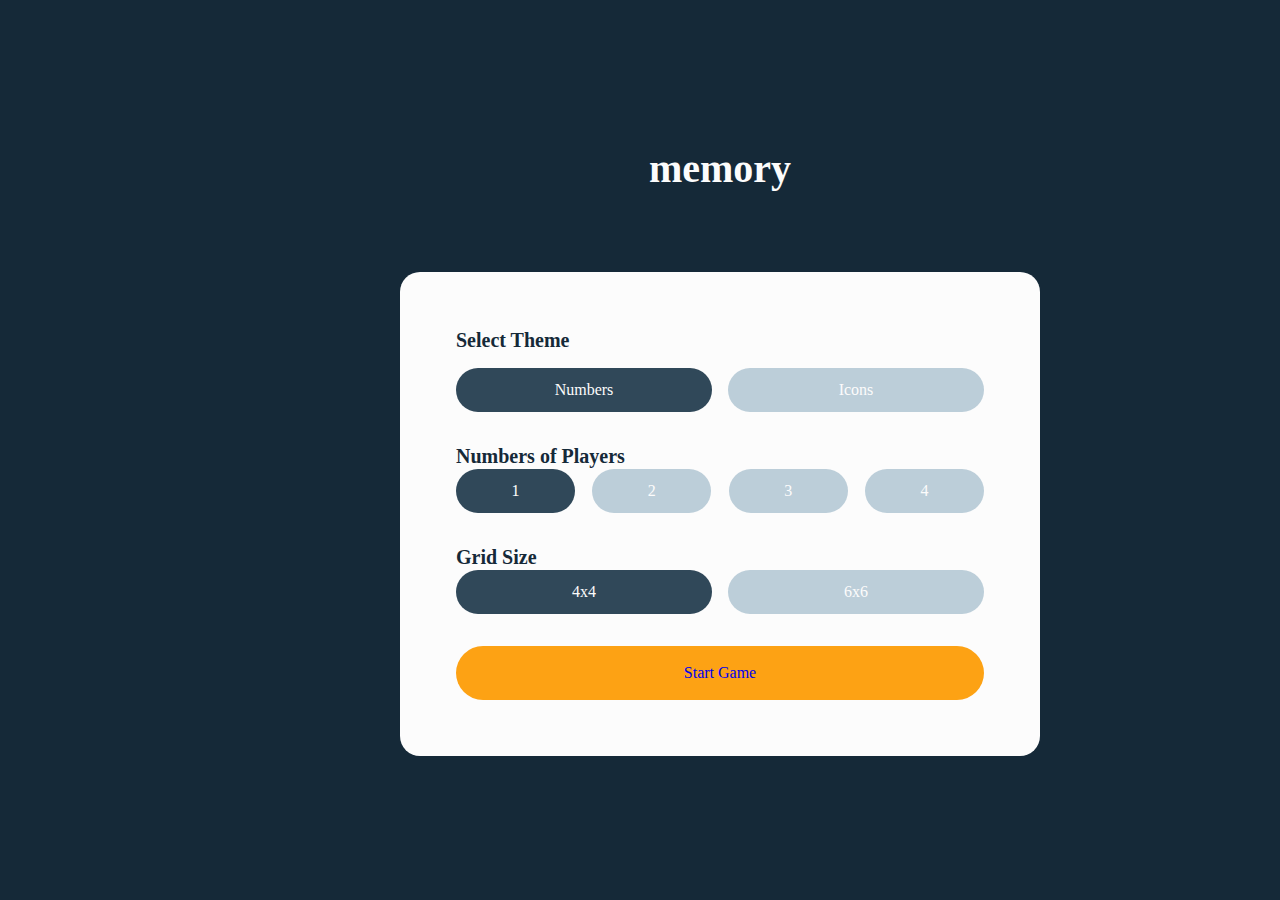
<file: hafiza-oyunu/index.html>
<!DOCTYPE html>
<html lang="tr">

<head>
  <meta charset="UTF-8">
  <meta name="viewport" content="width=device-width, initial-scale=1.0">
  <title>Hafıza Oyunu</title>
  <link rel="preconnect" href="https://fonts.googleapis.com">
  <link rel="preconnect" href="https://fonts.gstatic.com" crossorigin>
  <link
    href="https://fonts.googleapis.com/css2?family=Atkinson+Hyperlegible:ital,wght@0,400;0,700;1,400;1,700&display=swap"
    rel="stylesheet">
  <link rel="stylesheet" href="assets/styles/style.css">
</head>

<body>

  <div class="container">

    <div class="memory">

      <h4>memory</h4>
      <div class="start">
        <div class="theme">
          <h3>Select Theme</h3>
          <div class="button-tab">
            <button class="button-selection">Numbers</button>
            <button class="button-selection-idi">Icons</button>
          </div>
        </div>
        <div class="players">
          <h3>Numbers of Players</h3>
          <div class="button-tab">
            <button class="button-selec-dark">1</button>
            <button class="button-selec">2</button>
            <button class="button-selec">3</button>
            <button class="button-selec">4</button>
          </div>
        </div>
        <div class="grid-size">
          <h3>Grid Size</h3>
          <div class="button-tab">
          <button class="button-selection">4x4</button>
          <button class="button-selection-idi">6x6</button>
        </div>
        </div>
        <button class="button-big"><a href="multi-4x4.html">Start Game</a></button>
      </div>

    </div>


  </div>

</body>

</html>
</file>
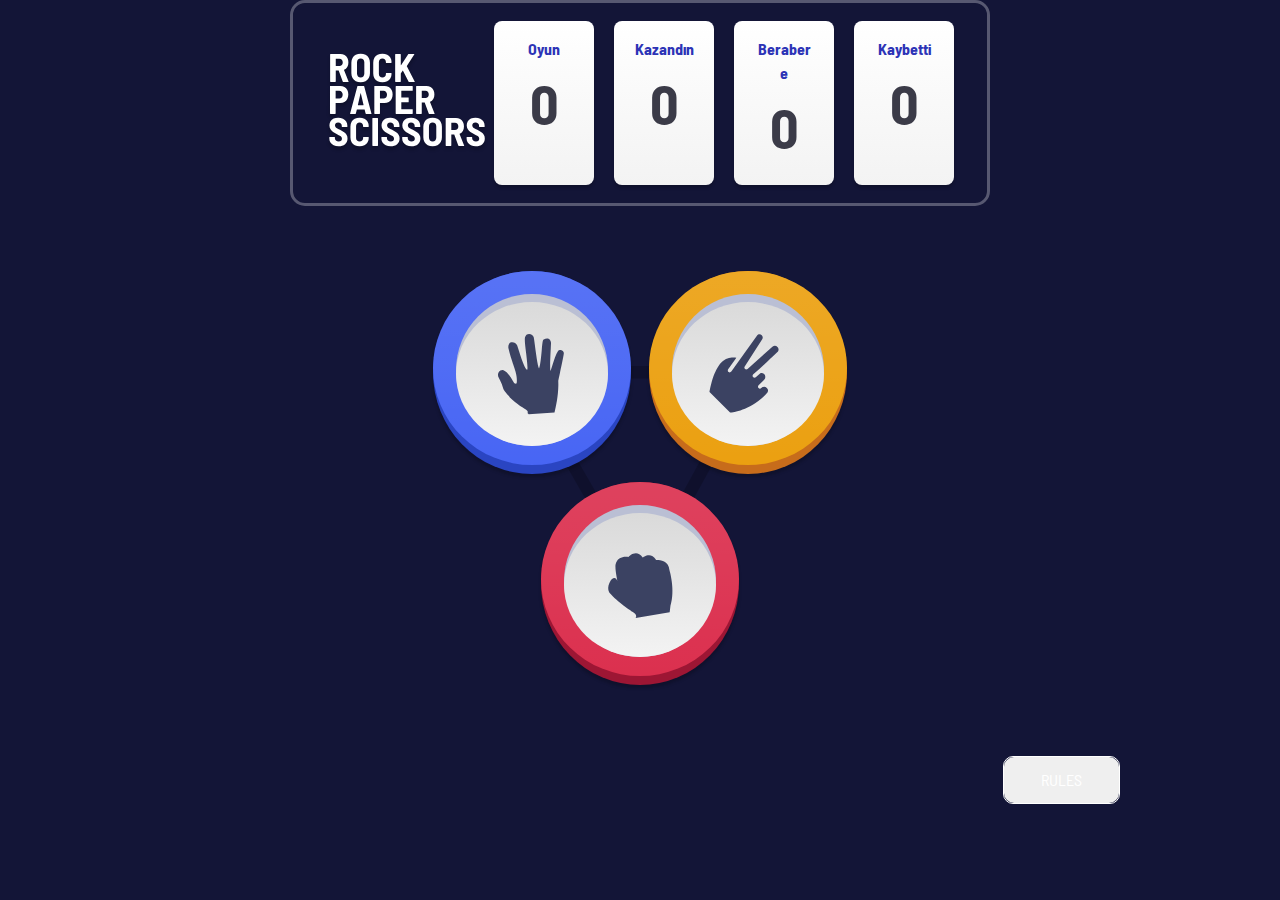
<file: tas-kagit-makas/index.html>
<!DOCTYPE html>
<html lang="tr">

<head>
  <meta charset="UTF-8">
  <meta name="viewport" content="width=device-width, initial-scale=1.0">
  <title>Taş Kağıt Makas</title>
  <link rel="stylesheet" href="assets/styles/style.css">
  <link rel="preconnect" href="https://fonts.googleapis.com">
  <link rel="preconnect" href="https://fonts.gstatic.com" crossorigin>
  <link
    href="https://fonts.googleapis.com/css2?family=Barlow+Semi+Condensed:ital,wght@0,100;0,200;0,300;0,400;0,500;0,600;0,700;0,800;0,900;1,100;1,200;1,300;1,400;1,500;1,600;1,700;1,800;1,900&family=Fira+Code:wght@300..700&family=League+Spartan:wght@100..900&display=swap"
    rel="stylesheet">
  <script src="assets/js/app.js" defer></script>
</head>

<body>
  <div class="container">
    <div class="board">
      <img src="assets/img/logo.svg" alt="">
      <div class="tablo">
        <div class="sayac">
          <p>Oyun</p>
          <h1 id="oyun-sayi">0</h1>
        </div>
        <div class="win">
          <p>Kazandın</p>
          <h1 id="win-puan">0</h1>
        </div>
        <div class="berabere">
          <p>Berabere</p>
          <h1 id="win-win">0</h1>
        </div>
        <div class="kayip">
          <p>Kaybetti</p>
          <h1 id="kayip-sayi">0</h1>
        </div>
        
      </div>

    </div>
    <div class="uclu">
      <img class="z" src="assets/img/Path.svg" alt="">
      <div class="kagit">
        <button class="btn">
          <img src="assets/img/kagit.svg" alt="">
        </button>
        <button class="btn1">
          <img src="assets/img/makas.svg" alt="">
        </button>
        <button class="btn2">
          <img src="assets/img/tas.svg" alt="">
        </button>
      </div>

    </div>
    <div class="oyunnn">
      <div class="text">
        <h2>SENİN SEÇİMİN</h2>
        <h2>BİLGİSAYAR SEÇİMİ</h2>
      </div>
      <div class="oyun-sonux">
        <div class="secim-hamlesi"></div>

        <div class="sonuc-text">
          <h3 class="sonuc-te"></h3>
          <button class="reset">Yeni Oyun</button>
        </div>
  
      <div class="bilgisayar-hamlesi"></div>
      </div>
    </div>
    <div class="rules-body">
      <div class="rules">
        <button id="rules-tik">RULES</button>


        <div class="rules-tab">
          <div class="rules-text">
            <p>RULES</p>
            <button id="span"><img src="assets/img/kapat.svg" alt=""></button>
          </div>
          <img class="rul" src="assets/img/rules.png" alt="">
        </div>

      </div>
    </div>



  </div>




</body>

</html>
</file>
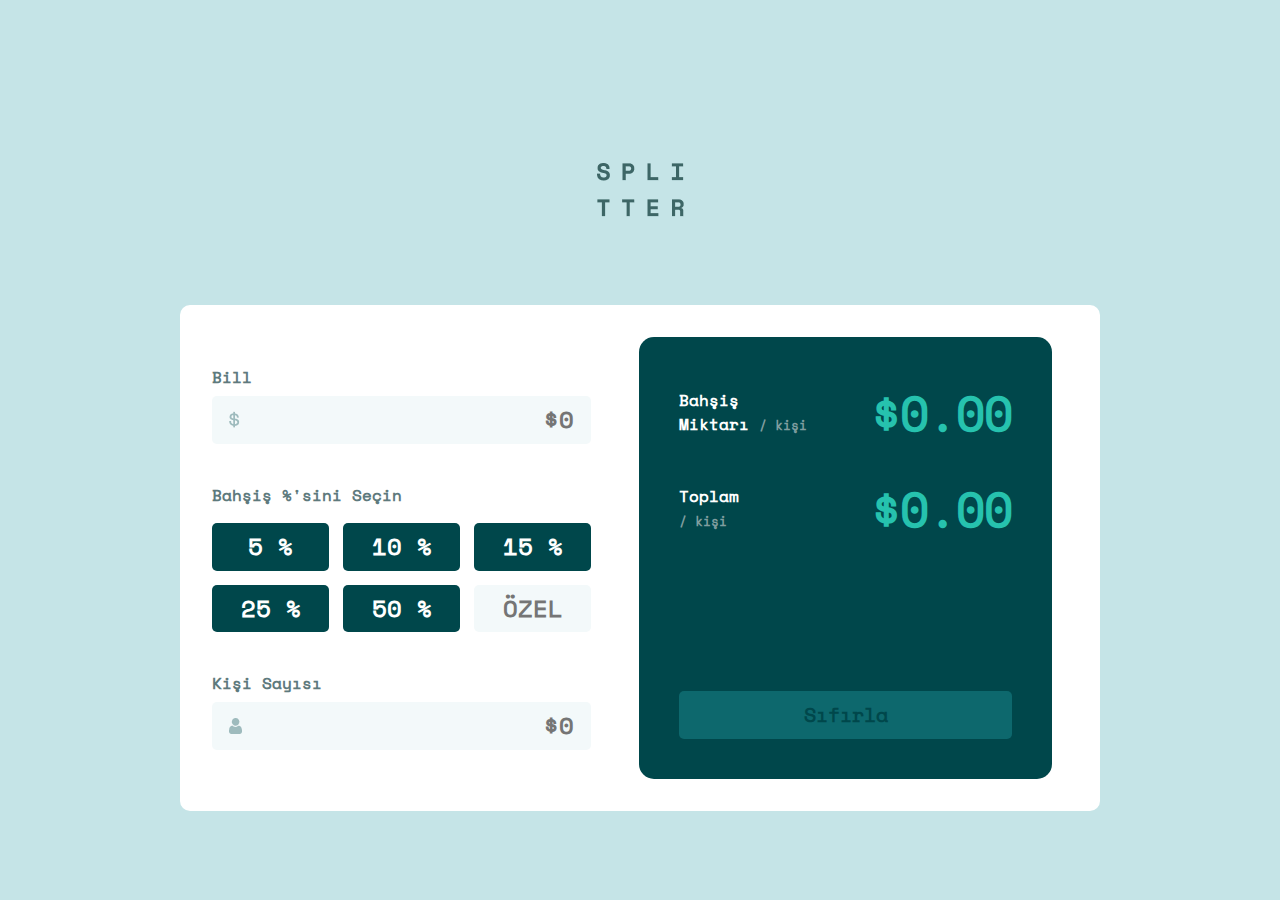
<file: tip-calculator/index.html>
<!DOCTYPE html>
<html lang="tr">

<head>
  <meta charset="UTF-8">
  <meta name="viewport" content="width=device-width, initial-scale=1.0">
  <title>Tip Calculator</title>
  <link rel="stylesheet" href="assets/css/tip-calc.css">
  <script src="assets/js/tip-calc.js" defer></script>
</head>

<body>
  <img src="assets/img/SPLITTER.png" alt="splitter logo">

  <div class="tip-calc">
    <div class="tip-entry">
      <div class="customer">
        <div class="customer-header">
          <h5>Bill</h5>
          <p class="uyari"></p>
        </div>
        <input type="number" class="customer-pay"  placeholder="$0">
      </div>

      <div class="select-tip">
          <p>Bahşiş %'sini Seçin</p>
        <div class="tip-list">
          <button>5</button>
          <button>10</button>
          <button>15</button>
          <button>25</button>
          <button>50</button>
          <form class="customform">
          <input type="number" placeholder="ÖZEL" class="custom-tip">
          </form>
        </div>
      </div>

      <div class="number-people">
        <div class="number-people-header">
          <h5>Kişi Sayısı</h5>
          <p class="uyari1"></p>
        </div>
        <input type="number" class="number-people-input" placeholder="$0" required>
      </div>
    </div>

    <div class="tip-show">
      <div class="tip-amount">
        <div class="tip-amount-text">Bahşiş Miktarı <span>/ kişi</span></div>
        <div class="tip-amount-show">$0.00</div>
      </div>

      <div class="total">
        <div class="total-text">Toplam <span>/ kişi</span></div>
        <div class="total-show">$0.00</div>
      </div>

        <button class="reset-button">Sıfırla</button>

    </div>
  </div>
</body>

</html>
</file>
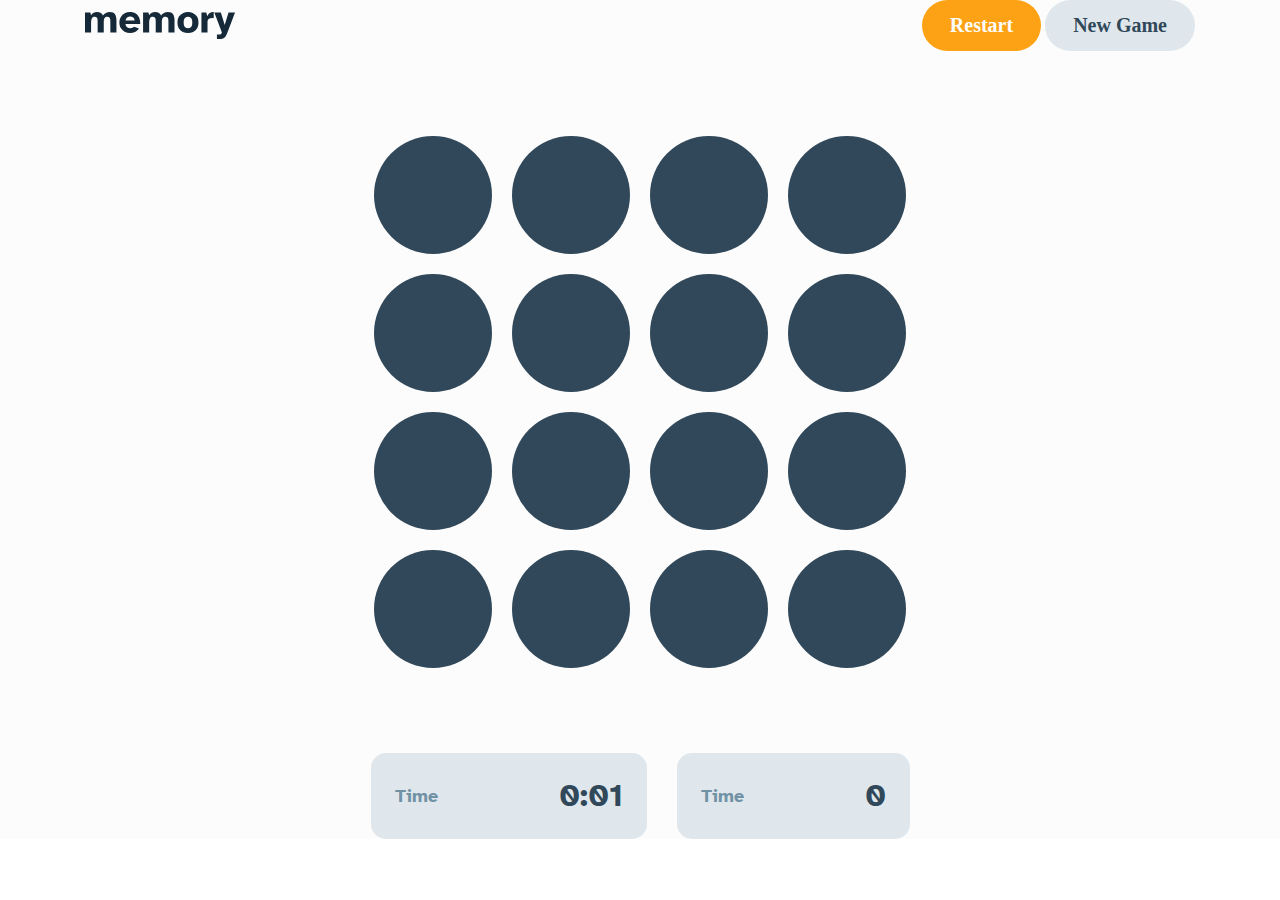
<file: hafiza-oyunu/multi-4x4-solo.html>
<!DOCTYPE html>
<html lang="tr">
<head>
  <meta charset="UTF-8">
  <meta name="viewport" content="width=device-width, initial-scale=1.0">
  <title>Memory</title>
  <link rel="preconnect" href="https://fonts.googleapis.com">
  <link rel="preconnect" href="https://fonts.gstatic.com" crossorigin>
  <link
    href="https://fonts.googleapis.com/css2?family=Atkinson+Hyperlegible:ital,wght@0,400;0,700;1,400;1,700&display=swap"
    rel="stylesheet">
  <link rel="stylesheet" href="assets/styles/style.css">
</head>
<body>
  <div class="container-6">
    <div class="header">
      <img src="assets/img/memory.svg" alt="logo">
      <div class="button-header">
        <button class="button-reset">Restart</button>
        <button class="button-new">New Game</button>
      </div>
      <div class="menu">
        <button>Menu</button>
        <div class="menu-window">
          <button>Tekrar başlat</button>
          <button>Yeni Oyun</button>
          <button>Oyunu Durdur</button>
        </div>
      </div>
    </div>
    <div class="game-4">
      <p class="game-item-4"></p>
      <p class="game-item-4"></p>
      <p class="game-item-4"></p>
      <p class="game-item-4"></p>
      <p class="game-item-4"></p>
      <p class="game-item-4"></p>
      <p class="game-item-4"></p>
      <p class="game-item-4"></p>
      <p class="game-item-4"></p>
      <p class="game-item-4"></p>
      <p class="game-item-4"></p>
      <p class="game-item-4"></p>
      <p class="game-item-4"></p>
      <p class="game-item-4"></p>
      <p class="game-item-4"></p>
      <p class="game-item-4"></p>
    </div>
    <div class="trun">
      <div class="solo-date">
        <p>Time</p>
        <p class="sure">
          0:01
        </p>
      </div>
      <div class="solo-date">
        <p>Time</p>
        <p class="sure">
          0
        </p>
      </div>
    </div>
  </div>



</body>
</html>
</file>
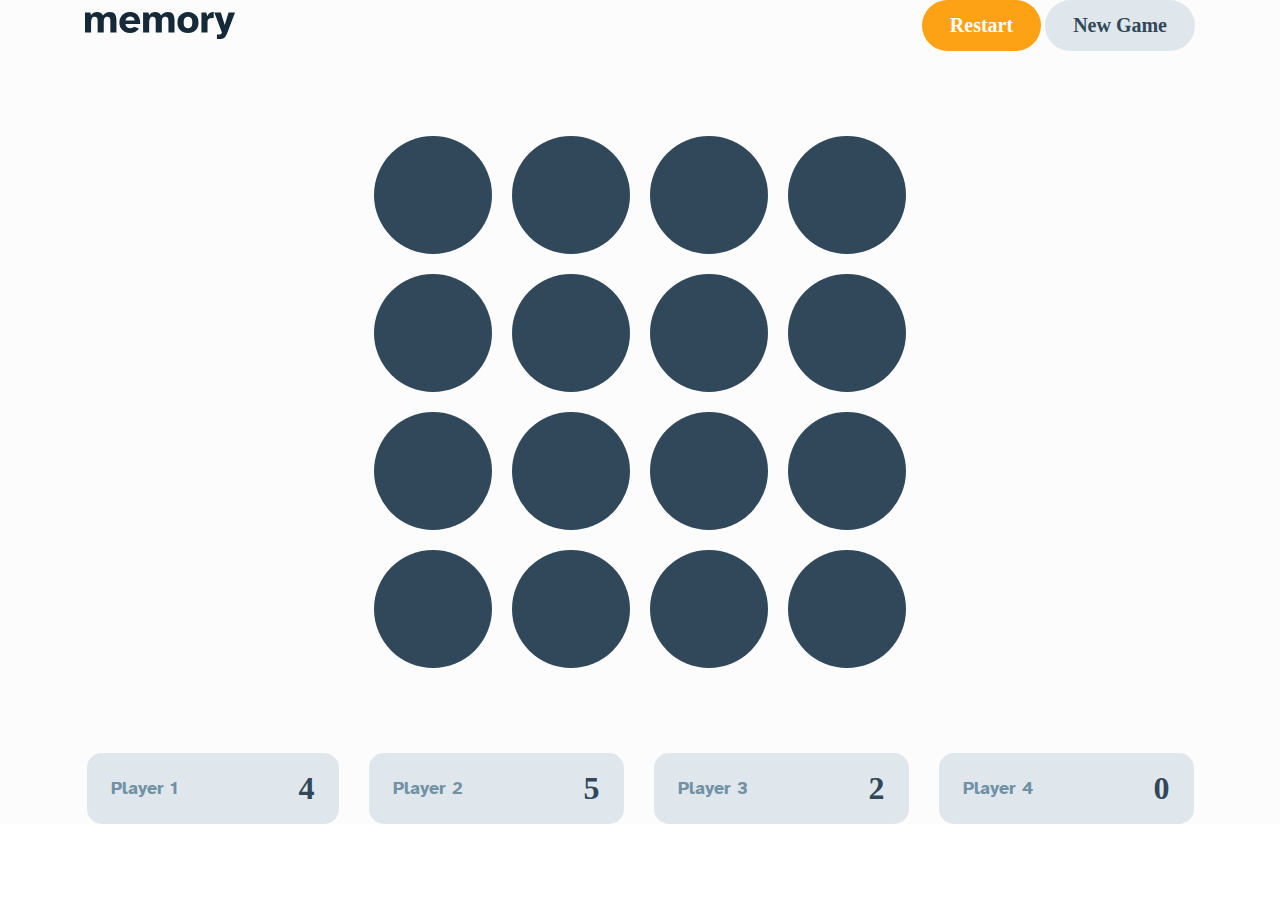
<file: hafiza-oyunu/multi-4x4.html>
<!DOCTYPE html>
<html lang="tr">
<head>
  <meta charset="UTF-8">
  <meta name="viewport" content="width=device-width, initial-scale=1.0">
  <title>Memory</title>
  <link rel="preconnect" href="https://fonts.googleapis.com">
  <link rel="preconnect" href="https://fonts.gstatic.com" crossorigin>
  <link
    href="https://fonts.googleapis.com/css2?family=Atkinson+Hyperlegible:ital,wght@0,400;0,700;1,400;1,700&display=swap"
    rel="stylesheet">
  <link rel="stylesheet" href="assets/styles/style.css">
</head>
<body>
  <div class="container-6">
    <div class="header">
      <img src="assets/img/memory.svg" alt="logo">
      <div class="button-header">
        <button class="button-reset">Restart</button>
        <button class="button-new">New Game</button>
      </div>
      <div class="menu">
        <button>Menu</button>
        <div class="menu-window">
          <button>Tekrar başlat</button>
          <button>Yeni Oyun</button>
          <button>Oyunu Durdur</button>
        </div>
      </div>
    </div>
    <div class="game-4">
      <p class="game-item-4"></p>
      <p class="game-item-4"></p>
      <p class="game-item-4"></p>
      <p class="game-item-4"></p>
      <p class="game-item-4"></p>
      <p class="game-item-4"></p>
      <p class="game-item-4"></p>
      <p class="game-item-4"></p>
      <p class="game-item-4"></p>
      <p class="game-item-4"></p>
      <p class="game-item-4"></p>
      <p class="game-item-4"></p>
      <p class="game-item-4"></p>
      <p class="game-item-4"></p>
      <p class="game-item-4"></p>
      <p class="game-item-4"></p>
    </div>
    <div class="trun">
      <div class="player">
        <p class="desktop">Player 1</p>
        <p class="mobil">P1</p>
        <h2>4</h2>
      </div>
      <div class="player">
        <p class="desktop">Player 2</p>
        <p class="mobil">P1</p>
        <h2>5</h2>
      </div>
      <div class="player">
        <p class="desktop">Player 3</p>
        <p class="mobil">P1</p>
        <h2>2</h2>
      </div>
      <div class="player">
        <p class="desktop">Player 4</p>
        <p class="mobil">P1</p>
        <h2>0</h2>
      </div>
    </div>
  </div>



</body>
</html>
</file>
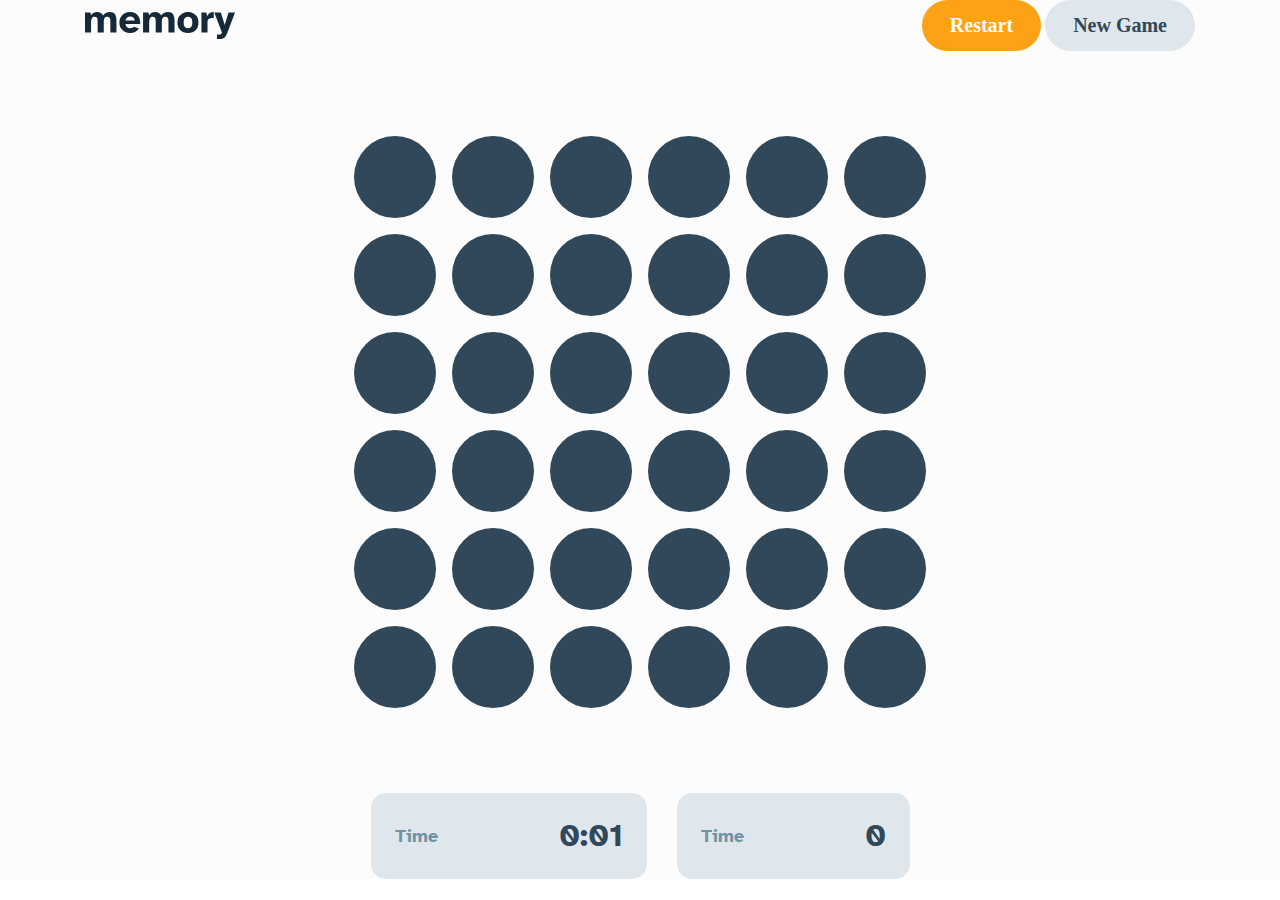
<file: hafiza-oyunu/multi-6x6-solo.html>
<!DOCTYPE html>
<html lang="tr">
<head>
  <meta charset="UTF-8">
  <meta name="viewport" content="width=device-width, initial-scale=1.0">
  <title>Memory</title>
  <link rel="preconnect" href="https://fonts.googleapis.com">
  <link rel="preconnect" href="https://fonts.gstatic.com" crossorigin>
  <link
    href="https://fonts.googleapis.com/css2?family=Atkinson+Hyperlegible:ital,wght@0,400;0,700;1,400;1,700&display=swap"
    rel="stylesheet">
  <link rel="stylesheet" href="assets/styles/style.css">
</head>
<body>
  <div class="container-6">
    <div class="header">
      <img src="assets/img/memory.svg" alt="logo">
      <div class="button-header">
        <button class="button-reset">Restart</button>
        <button class="button-new">New Game</button>
      </div>
      <div class="menu">
        <button>Menu</button>
        <div class="menu-window">
          <button>Tekrar başlat</button>
          <button>Yeni Oyun</button>
          <button>Oyunu Durdur</button>
        </div>
      </div>
    </div>
    <div class="game">
      <p class="game-item"></p>
      <p class="game-item"></p>
      <p class="game-item"></p>
      <p class="game-item"></p>
      <p class="game-item"></p>
      <p class="game-item"></p>
      <p class="game-item"></p>
      <p class="game-item"></p>
      <p class="game-item"></p>
      <p class="game-item"></p>
      <p class="game-item"></p>
      <p class="game-item"></p>
      <p class="game-item"></p>
      <p class="game-item"></p>
      <p class="game-item"></p>
      <p class="game-item"></p>
      <p class="game-item"></p>
      <p class="game-item"></p>
      <p class="game-item"></p>
      <p class="game-item"></p>
      <p class="game-item"></p>
      <p class="game-item"></p>
      <p class="game-item"></p>
      <p class="game-item"></p>
      <p class="game-item"></p>
      <p class="game-item"></p>
      <p class="game-item"></p>
      <p class="game-item"></p>
      <p class="game-item"></p>
      <p class="game-item"></p>
      <p class="game-item"></p>
      <p class="game-item"></p>
      <p class="game-item"></p>
      <p class="game-item"></p>
      <p class="game-item"></p>
      <p class="game-item"></p>
    </div>
    <div class="trun">
      <div class="trun">
        <div class="solo-date">
          <p>Time</p>
          <p class="sure">
            0:01
          </p>
        </div>
        <div class="solo-date">
          <p>Time</p>
          <p class="sure">
            0
          </p>
        </div>
      </div>
    </div>
  </div>



</body>
</html>
</file>
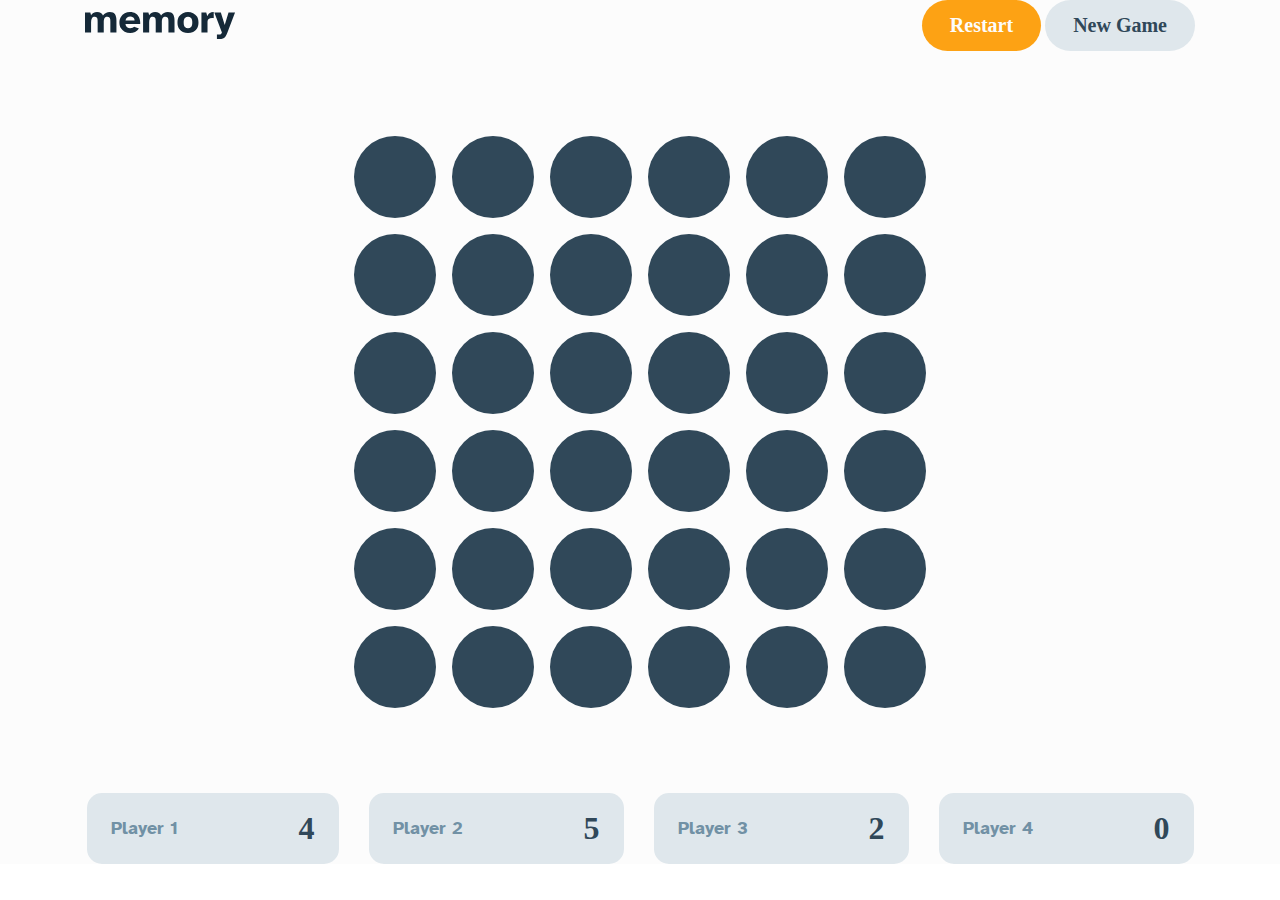
<file: hafiza-oyunu/multi-6x6.html>
<!DOCTYPE html>
<html lang="tr">
<head>
  <meta charset="UTF-8">
  <meta name="viewport" content="width=device-width, initial-scale=1.0">
  <title>Memory</title>
  <link rel="preconnect" href="https://fonts.googleapis.com">
  <link rel="preconnect" href="https://fonts.gstatic.com" crossorigin>
  <link
    href="https://fonts.googleapis.com/css2?family=Atkinson+Hyperlegible:ital,wght@0,400;0,700;1,400;1,700&display=swap"
    rel="stylesheet">
  <link rel="stylesheet" href="assets/styles/style.css">
</head>
<body>
  <div class="container-6">
    <div class="header">
      <img src="assets/img/memory.svg" alt="logo">
      <div class="button-header">
        <button class="button-reset">Restart</button>
        <button class="button-new">New Game</button>
      </div>
      <div class="menu">
        <button>Menu</button>
        <div class="menu-window">
          <button>Tekrar başlat</button>
          <button>Yeni Oyun</button>
          <button>Oyunu Durdur</button>
        </div>
      </div>
    </div>
    <div class="game">
      <p class="game-item"></p>
      <p class="game-item"></p>
      <p class="game-item"></p>
      <p class="game-item"></p>
      <p class="game-item"></p>
      <p class="game-item"></p>
      <p class="game-item"></p>
      <p class="game-item"></p>
      <p class="game-item"></p>
      <p class="game-item"></p>
      <p class="game-item"></p>
      <p class="game-item"></p>
      <p class="game-item"></p>
      <p class="game-item"></p>
      <p class="game-item"></p>
      <p class="game-item"></p>
      <p class="game-item"></p>
      <p class="game-item"></p>
      <p class="game-item"></p>
      <p class="game-item"></p>
      <p class="game-item"></p>
      <p class="game-item"></p>
      <p class="game-item"></p>
      <p class="game-item"></p>
      <p class="game-item"></p>
      <p class="game-item"></p>
      <p class="game-item"></p>
      <p class="game-item"></p>
      <p class="game-item"></p>
      <p class="game-item"></p>
      <p class="game-item"></p>
      <p class="game-item"></p>
      <p class="game-item"></p>
      <p class="game-item"></p>
      <p class="game-item"></p>
      <p class="game-item"></p>
    </div>
    <div class="trun">
      <div class="player">
        <p class="desktop">Player 1</p>
        <p class="mobil">P1</p>
        <h2>4</h2>
      </div>
      <div class="player">
        <p class="desktop">Player 2</p>
        <p class="mobil">P2</p>
        <h2>5</h2>
      </div>
      <div class="player">
        <p class="desktop">Player 3</p>
        <p class="mobil">P3</p>
        <h2>2</h2>
      </div>
      <div class="player">
        <p class="desktop">Player 4</p>
        <p class="mobil">P4</p>
        <h2>0</h2>
      </div>
    </div>
  </div>



</body>
</html>
</file>
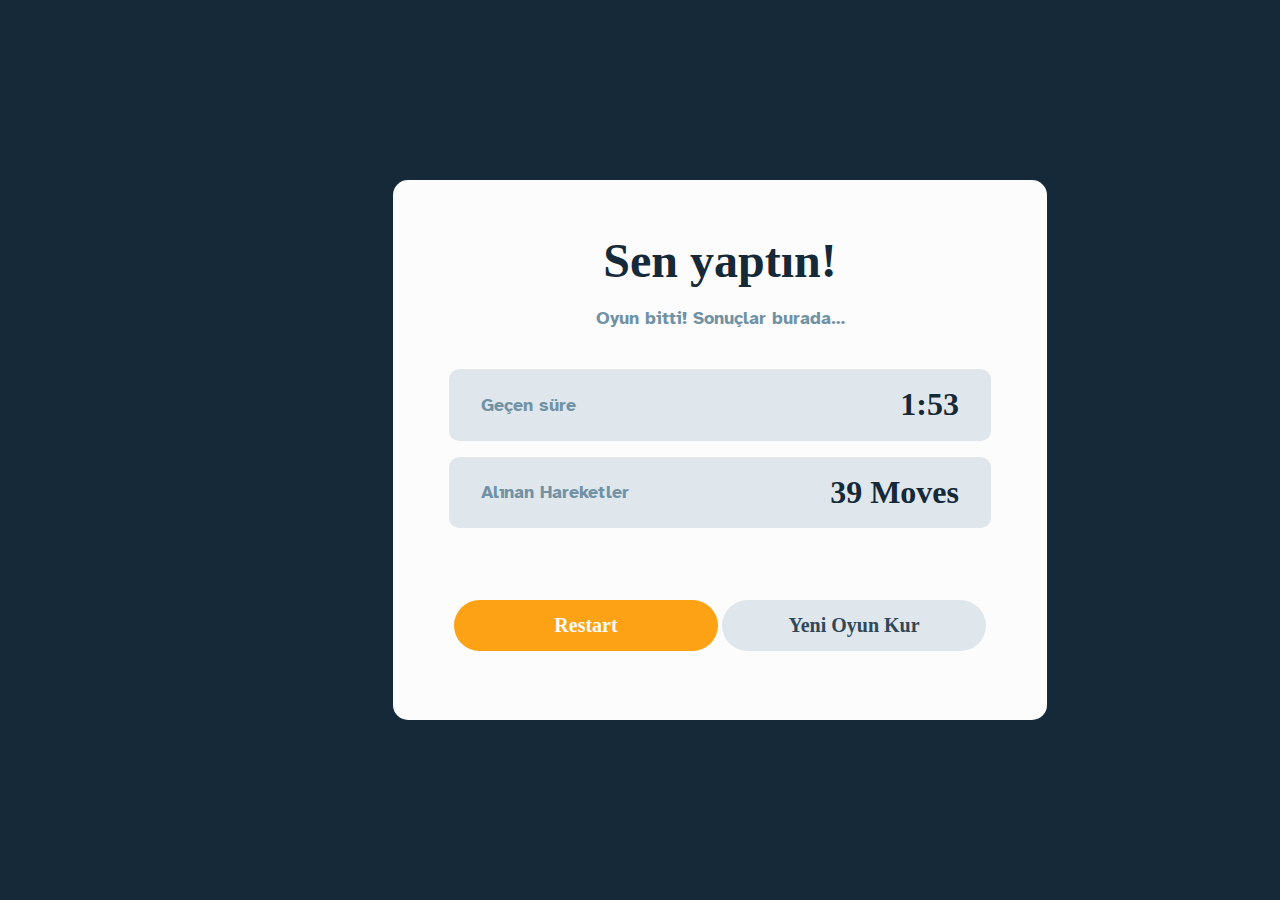
<file: hafiza-oyunu/solo-game-over.html>
<!DOCTYPE html>
<html lang="tr">
<head>
  <meta charset="UTF-8">
  <meta name="viewport" content="width=device-width, initial-scale=1.0">
  <title>Wins!</title>
  <link rel="stylesheet" href="assets/styles/style.css">
  <link rel="preconnect" href="https://fonts.googleapis.com">
  <link rel="preconnect" href="https://fonts.gstatic.com" crossorigin>
  <link
    href="https://fonts.googleapis.com/css2?family=Atkinson+Hyperlegible:ital,wght@0,400;0,700;1,400;1,700&display=swap"
    rel="stylesheet">
</head>
<body>
  <div class="container">
    <div class="solo-game">
      <h1>Sen yaptın!</h1>
      <p>Oyun bitti! Sonuçlar burada…</p>
      <div class="p-w">
        <p class="oyun">Geçen süre</p>
        <h2>1:53</h2>
      </div>
      <div class="p-w">
        <p class="oyun">Alınan Hareketler</p>
        <h2>39 Moves</h2>
      </div>
      <div class="win-button">
        <button class="button-reset">Restart</button>
        <button class="button-new">Yeni Oyun Kur</button>
      </div>
    </div>
  </div>
</body>
</html>
</file>
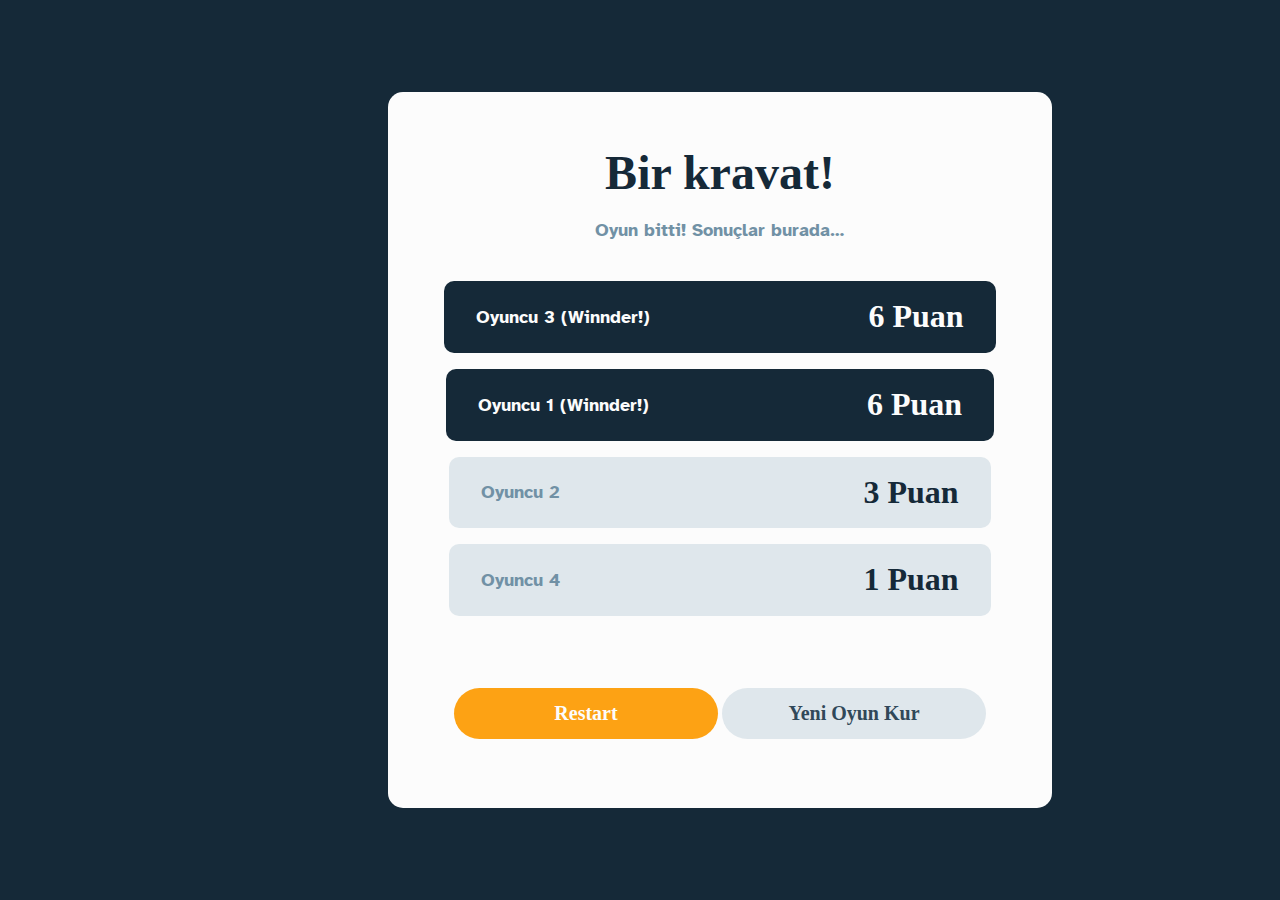
<file: hafiza-oyunu/tie.html>
<!DOCTYPE html>
<html lang="tr">
<head>
  <meta charset="UTF-8">
  <meta name="viewport" content="width=device-width, initial-scale=1.0">
  <title>Wins!</title>
  <link rel="stylesheet" href="assets/styles/style.css">
  <link rel="preconnect" href="https://fonts.googleapis.com">
  <link rel="preconnect" href="https://fonts.gstatic.com" crossorigin>
  <link
    href="https://fonts.googleapis.com/css2?family=Atkinson+Hyperlegible:ital,wght@0,400;0,700;1,400;1,700&display=swap"
    rel="stylesheet">
</head>
<body>
  <div class="container">
    <div class="winner">
      <h1>Bir kravat!</h1>
      <p>Oyun bitti! Sonuçlar burada…</p>
      <div class="p-win">
        <p class="oyun">Oyuncu 3 (Winnder!)</p>
        <h2>6 Puan</h2>
      </div>
      <div class="p-win">
        <p class="oyun">Oyuncu 1 (Winnder!)</p>
        <h2>6 Puan</h2>
      </div>
      <div class="p-w">
        <p class="oyun">Oyuncu 2</p>
        <h2>3 Puan</h2>
      </div>
      <div class="p-w">
        <p class="oyun">Oyuncu 4</p>
        <h2>1 Puan</h2>
      </div>
      <div class="win-button">
        <button class="button-reset">Restart</button>
        <button class="button-new">Yeni Oyun Kur</button>
      </div>
    </div>
  </div>
  
</body>
</html>
</file>
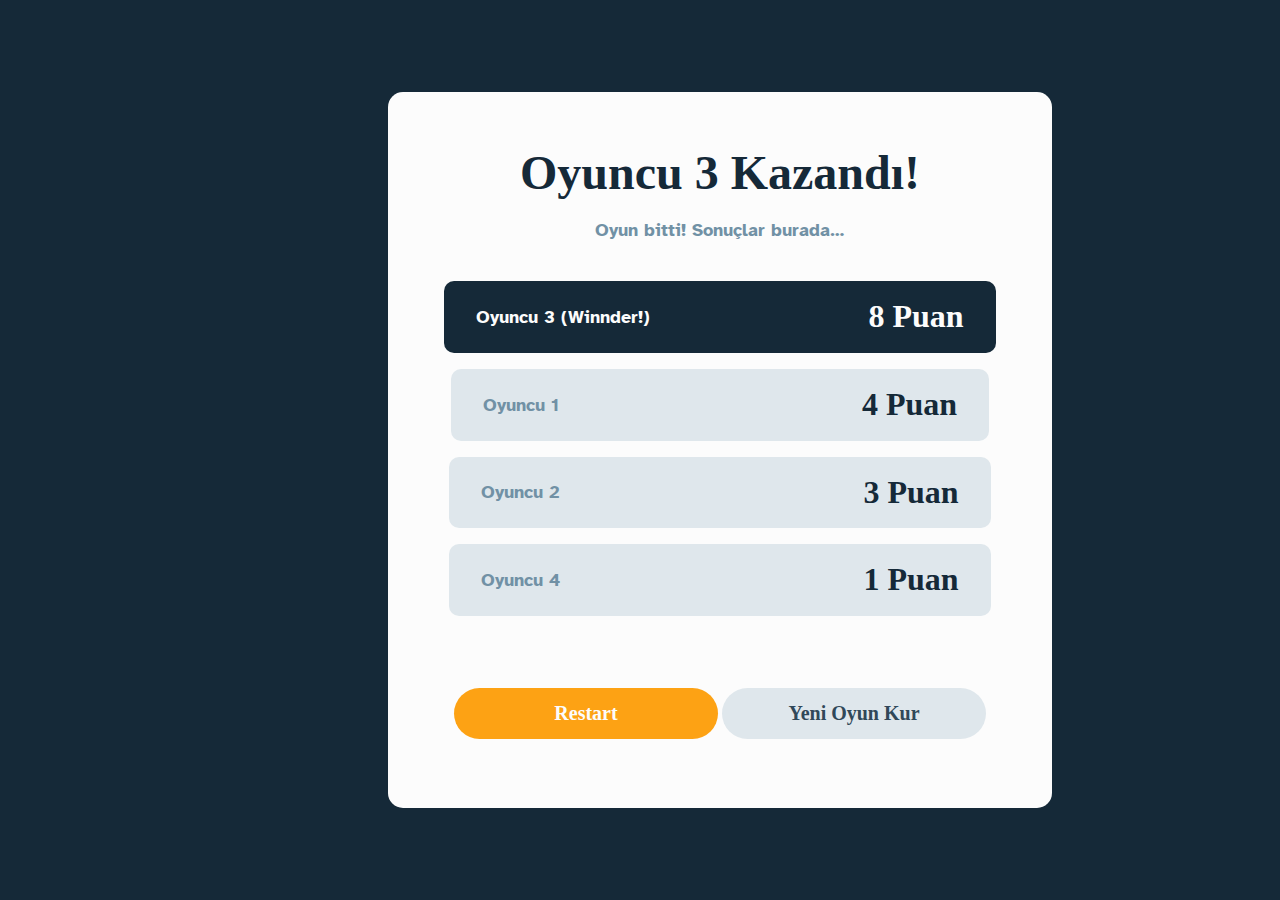
<file: hafiza-oyunu/winner.html>
<!DOCTYPE html>
<html lang="tr">

<head>
  <meta charset="UTF-8">
  <meta name="viewport" content="width=device-width, initial-scale=1.0">
  <title>Wins!</title>
  <link rel="stylesheet" href="assets/styles/style.css">
  <link rel="preconnect" href="https://fonts.googleapis.com">
  <link rel="preconnect" href="https://fonts.gstatic.com" crossorigin>
  <link
    href="https://fonts.googleapis.com/css2?family=Atkinson+Hyperlegible:ital,wght@0,400;0,700;1,400;1,700&display=swap"
    rel="stylesheet">
</head>

<body>
  <div class="container">
    <div class="winner">
      <h1>Oyuncu 3 Kazandı!</h1>
      <p>Oyun bitti! Sonuçlar burada…</p>
      <div class="p-win">
        <p class="oyun">Oyuncu 3 (Winnder!)</p>
        <h2>8 Puan</h2>
      </div>
      <div class="p-w">
        <p class="oyun">Oyuncu 1</p>
        <h2>4 Puan</h2>
      </div>
      <div class="p-w">
        <p class="oyun">Oyuncu 2</p>
        <h2>3 Puan</h2>
      </div>
      <div class="p-w">
        <p class="oyun">Oyuncu 4</p>
        <h2>1 Puan</h2>
      </div>
      <div class="win-button">
        <button class="button-reset">Restart</button>
        <button class="button-new">Yeni Oyun Kur</button>
      </div>
    </div>
  </div>




</body>

</html>
</file>
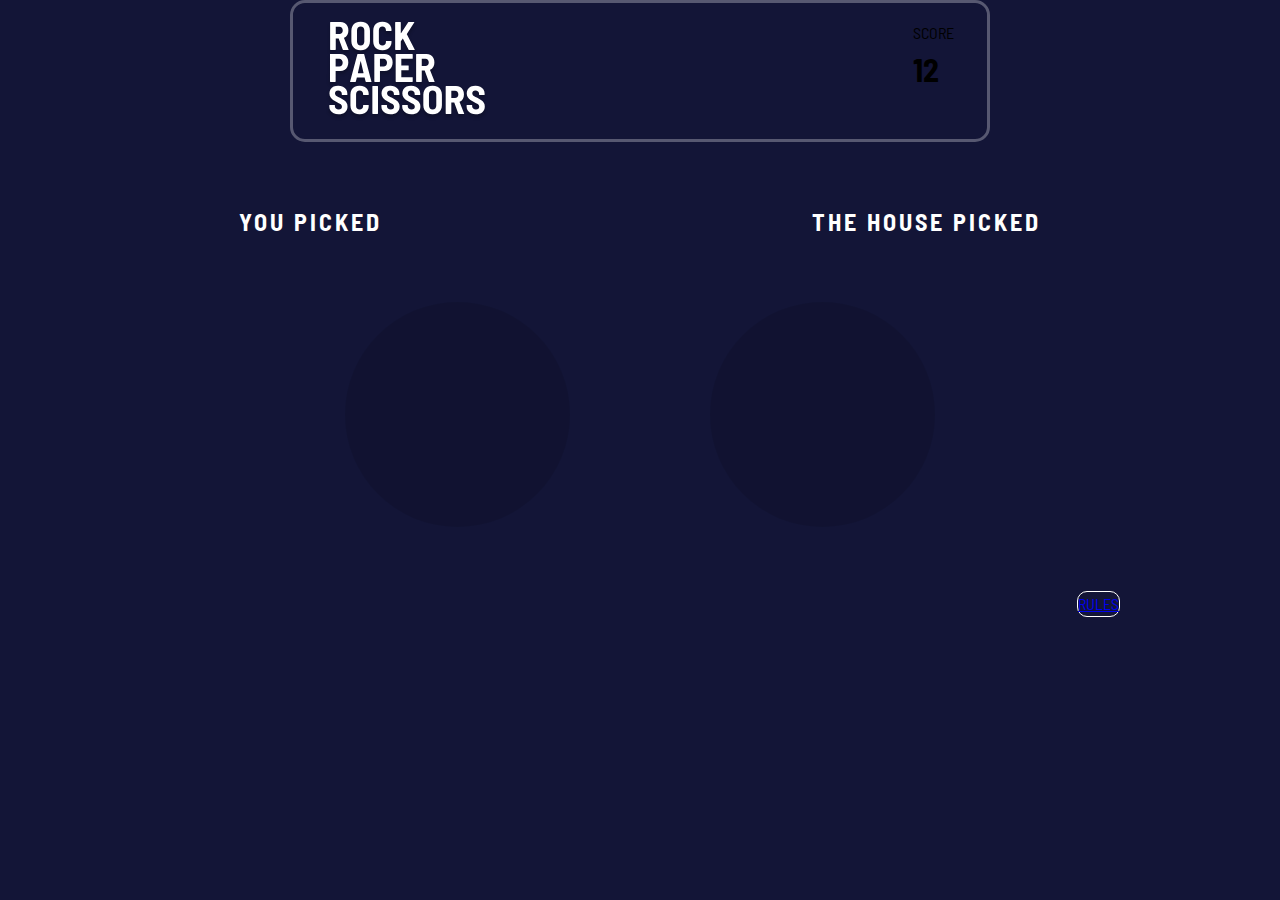
<file: tas-kagit-makas/step2.html>
<!DOCTYPE html>
<html lang="tr">

<head>
  <meta charset="UTF-8">
  <meta name="viewport" content="width=device-width, initial-scale=1.0">
  <title>Taş Kağıt Makas</title>
  <link rel="stylesheet" href="assets/styles/style.css">
  <link rel="preconnect" href="https://fonts.googleapis.com">
  <link rel="preconnect" href="https://fonts.gstatic.com" crossorigin>
  <link
    href="https://fonts.googleapis.com/css2?family=Barlow+Semi+Condensed:ital,wght@0,100;0,200;0,300;0,400;0,500;0,600;0,700;0,800;0,900;1,100;1,200;1,300;1,400;1,500;1,600;1,700;1,800;1,900&family=Fira+Code:wght@300..700&family=League+Spartan:wght@100..900&display=swap"
    rel="stylesheet">
</head>

<body>


  <div class="container">
    <div class="board">
      <img src="assets/img/logo.svg" alt="">
      <div class="score">
        <p>SCORE</p>
        <h1>12</h1>
      </div>
    </div>
    <div class="text">
      <h2>YOU PICKED</h2>
      <h2>THE HOUSE PICKED</h2>
    </div>
    <div class="sonuc">
      <span></span>
      <span></span>
    </div>
    <div class="rules-body">
      <div class="rules">
        <a href="rules.html">RULES</a>
      </div>
    </div>


  </div>

</body>

</html>
</file>
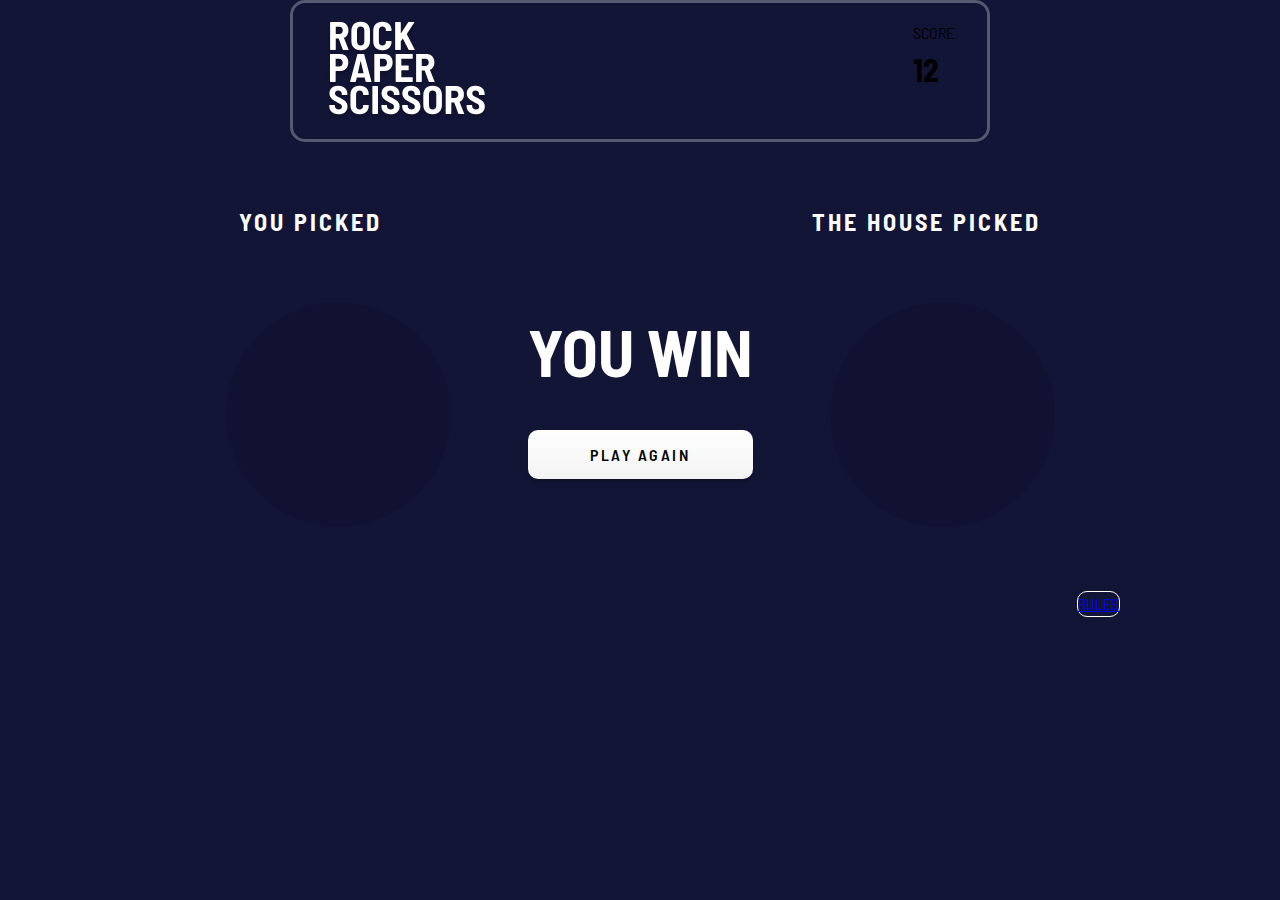
<file: tas-kagit-makas/step3.html>
<!DOCTYPE html>
<html lang="tr">

<head>
  <meta charset="UTF-8">
  <meta name="viewport" content="width=device-width, initial-scale=1.0">
  <title>Taş Kağıt Makas</title>
  <link rel="stylesheet" href="assets/styles/style.css">
  <link rel="preconnect" href="https://fonts.googleapis.com">
  <link rel="preconnect" href="https://fonts.gstatic.com" crossorigin>
  <link
    href="https://fonts.googleapis.com/css2?family=Barlow+Semi+Condensed:ital,wght@0,100;0,200;0,300;0,400;0,500;0,600;0,700;0,800;0,900;1,100;1,200;1,300;1,400;1,500;1,600;1,700;1,800;1,900&family=Fira+Code:wght@300..700&family=League+Spartan:wght@100..900&display=swap"
    rel="stylesheet">
</head>

<body>


  <div class="container">
    <div class="board">
      <img src="assets/img/logo.svg" alt="">
      <div class="score">
        <p>SCORE</p>
        <h1>12</h1>
      </div>
    </div>
    <div class="text">
      <h2>YOU PICKED</h2>
      <h2>THE HOUSE PICKED</h2>
    </div>
    <div class="sonuc step3">
      <span></span>

      <div class="sonuc-text">
        <h3>YOU WIN</h3>
        <button>PLAY AGAIN</button>
      </div>

      <span></span>
    </div>
    <div class="rules-body">
      <div class="rules">
        <a href="rules.html">RULES</a>
      </div>
    </div>


  </div>

</body>

</html>
</file>
<file: hafiza-oyunu/assets/styles/style.css>
*,
*::before,
*::after {
  box-sizing: border-box;
}

:root {
  --color-sarı: #FDA214;
  --color-d9: #BCCED9;
  --color-koyu-gray: #304859;
  --color-koyu: #152938;
  --color-f2: #F2F2F2;
  --color-a5: #7191A5;
  --color-b8: #6395B8;
  --color-fc: #FCFCFC;
}

* {
  margin: 0;
}

html,
body {
  height: 100%;
}

body {

  line-height: 1.5;
  -webkit-font-smoothing: antialiased;
  margin: 0 auto;
  padding: 0 auto;
}

img,
picture,
video,
canvas,
svg {
  display: block;
  max-width: 100%;
}

input,
button,
textarea,
select {
  font: inherit;
}

p,
h1,
h2,
h3,
h4,
h5,
h6 {
  overflow-wrap: break-word;
  color: #152938;
}

h1 {
  font-size: 48px;
  font-weight: 700;
  line-height: 59.52px;
  text-align: left;
}

h2 {
  font-size: 32px;
  font-weight: 700;
  line-height: 39.68px;
  text-align: left;
}

h3 {
  font-size: 20px;
  font-weight: 700;
  line-height: 24.8px;
  text-align: left;
}

p {
  font-family: Atkinson Hyperlegible;
  font-size: 18px;
  font-weight: 700;
  line-height: 22.32px;
  text-align: left;
}

.x6 {
  font-size: 44px;
  font-weight: 700;
  line-height: 54.56px;
  text-align: center;
  color: var(--color-koyu);
}

.x4 {
  font-size: 56px;
  font-weight: 700;
  line-height: 69.44px;
  text-align: center;
  color: var(--color-koyu);
}

.button-big {
  background-color: var(--color-sarı);
  color: var(--color-fc);
  padding: 15px 184px;
  border-radius: 35px;
  border: none;
}

.button-big:hover {
  background-color: #FFB84A;
}

.button-selection {
  background-color: var(--color-koyu-gray);
  color: var(--color-fc);
  padding: 10px 73px;
  width: 256px;
  border-radius: 26px;
  border: none;
}

.button-selection:hover {
  background-color: var(--color-b8);
}

.button-selection-idi {
  background-color: var(--color-d9);
  color: var(--color-fc);
  padding: 10px 93px;
  width: 256px;
  border-radius: 26px;
  border: none;
}

.button-selection-idi:hover {
  background-color: var(--color-b8);
}

.button-selec-dark {
  background-color: var(--color-koyu-gray);
  color: var(--color-fc);
  padding: 10px 0;
  width: 119px;
  border-radius: 26px;
  border: none;
}

.button-selec {
  background-color: var(--color-d9);
  color: var(--color-fc);
  padding: 10px 0;
  width: 119px;
  border-radius: 26px;
  border: none;
}

.button-selec-dark:hover {
  background-color: var(--color-b8);
}

.button-selec:hover {
  background-color: var(--color-b8);
}

.button-reset {
  background-color: var(--color-sarı);
  color: var(--color-fc);
  padding: 13px 28px;
  border-radius: 26px;
  border: none;
  font-size: 20px;
  font-weight: 700;
  line-height: 24.8px;
  text-align: center;
}

.button-reset:hover {
  background-color: #FFB84A;
}

.button-new {
  background-color: #DFE7EC;
  color: var(--color-koyu-gray);
  padding: 13px 28px;
  border-radius: 26px;
  border: none;
  font-size: 20px;
  font-weight: 700;
  line-height: 24.8px;
  text-align: center;
}

.button-new:hover {
  background-color: var(--color-b8);
  color: var(--color-fc);
}


#root,
#__next {
  isolation: isolate;
}

a {
  text-decoration: none;

}

.container {
  width: 1440px;
  height: 100%;
  display: flex;
  align-items: center;
  justify-content: center;
  background-color: var(--color-koyu);
}

.memory h4 {
  color: var(--color-fc);
  font-size: 40px;
  font-weight: 700;
  line-height: 49.6px;
  text-align: center;
  margin-bottom: 78px;
}

.start {
  background: #FCFCFC;
  border-radius: 20px;
  padding: 56px;
  display: flex;
  flex-direction: column;
  row-gap: 32px;
}

.theme {
  display: flex;
  flex-direction: column;
  gap: 16px;
}

.button-tab {
  display: flex;
  flex-direction: row;
  gap: 16px;
  justify-content: space-between;
}

.container-6 {
  background-color: #FCFCFC;
  display: flex;
  align-items: center;
  justify-content: center;
  flex-direction: column;
  gap: 85px;
}

.header {
  width: 1110px;
  display: flex;
  justify-content: space-between;
}

.menu {
  display: none;
}

.menu:hover .menu-window {
  display: flex;
}

.menu button {
  width: 127px;
  background-color: #FDA214;
  border: none;
  border-radius: 40px;
  padding-block: 13px;
  color: #FCFCFC;
}

.menu-window {
  position: absolute;
  top: 260px;
  left: 24px;
  width: 327px;
  display: flex;
  flex-direction: column;
  gap: 16px;
  padding: 24px;
  background-color: #F2F2F2;
  border-radius: 10px;
}

.menu-window button {
  width: 279px;
  background-color: #DFE7EC;
  color: #304859;
}

.menu-window button:nth-child(1) {
  background-color: #FDA214;
  border: none;
  border-radius: 40px;
  padding-block: 13px;
  color: #FCFCFC;
}

.menu-window {

  display: none;
}

.game {
  display: flex;
  flex-direction: row;
  flex-wrap: wrap;
  gap: 16px;
  width: 572px;
}

.game-item {
  width: 82px;
  height: 82px;
  border: none;
  border-radius: 50%;
  background-color: var(--color-koyu-gray);

}


.trun {
  display: flex;
  gap: 30px;
}

.player {
  display: flex;
  align-items: center;
  justify-content: space-between;
  background-color: #DFE7EC;
  gap: 121px;
  padding: 16px 24px;
  border: none;
  border-radius: 15px;
  color: var(--color-a5);
  position: relative;
  cursor: pointer;
}

.player:active::before {
  content: "";
  width: 0;
  height: 0;
  border: 19px solid transparent;
  border-bottom-color: #FDA214;
  position: absolute;
  top: -37px;
  left: 110px;
}

.player:active {
  background-color: #FDA214;
}

.player:active p,
.player:active h2 {
  color: #FCFCFC;
}

.player:active::after {
  content: "GÜNCEL DÖNÜŞ";
  position: absolute;
  top: 90px;
  left: 50px;
  font-family: Atkinson Hyperlegible;
  font-size: 13px;
  font-weight: 700;
  line-height: 16.12px;
  letter-spacing: 5px;
  text-align: center;

}

.player p {
  color: var(--color-a5);
}

.player h2 {
  color: var(--color-koyu-gray);
}

.game-4 {
  display: flex;
  flex-direction: row;
  flex-wrap: wrap;
  width: 532px;
  gap: 20px;
}

.game-item-4 {
  width: 118px;
  height: 118px;
  border: none;
  border-radius: 50%;
  background-color: var(--color-koyu-gray);
}

.solo-date {
  display: flex;
  align-items: center;
  justify-content: space-between;
  background-color: #DFE7EC;
  gap: 121px;
  padding: 16px 24px;
  border: none;
  border-radius: 15px;
}
.solo-date p {
  color: var(--color-a5);
}
.solo-date .sure {
  color: var(--color-koyu-gray);
  font-size: 32px;
  padding: 16px 0;
}
.winner {
  display: flex;
  flex-direction: column;
  align-items: center;
  justify-content: center;
  background-color: var(--color-fc);
  padding: 51px 56px 69px;
  border-radius: 15px;
}
.winner h1 {
  color: var(--color-koyu);
  margin-bottom: 16px;
}
.winner p {
  color: var(--color-a5);
  margin-bottom: 40px;
}

.p-win {
  display: flex;
  align-items: center;
  gap: 218px;
  border-radius: 10px;
  background-color: var(--color-koyu);
  padding: 16px 32px;
  margin-bottom: 16px;
}
.p-win p, .p-win h2 {
  color: var(--color-fc);
  margin: 0;
}
.p-w p, .p-w h2 {
  margin: 0;
}

.p-w {
  display: flex;
  align-items: center;
  gap: 303px;
  border-radius: 10px;
  background-color: #DFE7EC;
  padding: 16px 32px;
  margin-bottom: 16px;
}
.win-button button{
  margin-top: 56px;
  width: 264px;
}

.solo-game {
  display: flex;
  flex-direction: column;
  align-items: center;
  justify-content: center;
  background-color: var(--color-fc);
  padding: 51px 56px 69px;
  border-radius: 15px;
}
.solo-game h1 {
  margin-bottom: 16px;
}
.solo-game p {
  margin-bottom: 40px;
  color: var(--color-a5);
}
.solo-game .p-w{
  width: 542px;
  gap: 0;
  justify-content: space-between;
}
.solo-game .oyun {
  margin: 0;
}
.mobil {
  display: none;
}


@media (width <= 768px) {
  .container {
    width: 100%;
  }
  .solo-game {
    width: 654px;
  }
  .solo-game .p-w p {
    margin: 0;
  }
  .winner {
    width: 654px;
  }
  .winner .p-win {
    width: 100%;

  }
  .p-win h2, .p-w h2 {
    font-size: 32px;
    width: 107px;
  }
  .p-w .oyun, .p-win .oyun {
    font-size: 18px;
    width: 153px
  }
}



@media (width <= 375px) {

  .header {
    width: 327px;
  }
  .button-header {
    display: none;
  }
  .menu {
    display: block;
  }

  .menu>button {

    width: 78px;
    padding-block: 10px;
    font-size: 16px;
    font-weight: 700;
    line-height: 19.84px;
    text-align: center;
  }

  .game-item {
    width: 46.88px;
    height: 46.88px;
  }

  .winner {
    width: 327px;
    padding: 32px 24px 24px 24px;
  }
  .winner h1 {
    font-size: 24px;
  }
  .winner p {
    font-size: 14px;
  }
  .p-win, .p-w {
    width: 279px;
    gap: 0;
    text-align: center;
    padding: 11px 16px;
  }
  .p-w .oyun, .p-win .oyun {
    
    font-size: 13px;
  }
  .p-w h2, .p-win h2 {
    font-size: 20px;
  }
  .win-button .button-new {
    margin-top: 16px;
  }

  .solo-game {
    width: 327px;
    padding: 32px 24px 24px 24px;
  }
  .solo-game .p-w {
    width: 100%;
  }
  
  .mobil {
    display: inline;
    
  }
  .player .desktop {
    display: none;
  }
  .game-4 {
    width: 100%;
    padding: 0 24px;
    gap: 12px;
  }
  .game-item-4 {
    width: 72px;
    height: 72px;
  }
  .player {
    flex-direction: column;
    gap: 0;
  }

  .trun {
    gap: 24px;
  }
  .game {
    width: 100%;
    padding: 0 24px;
    gap: 9px;
  }
  .game-item {
    width: 46px;
    height: 46px;
  }
  .player {
    flex-direction: column;
    gap: 0;
  }
  .solo-date {
    width: 151px;
    gap: 0;
    flex-direction: column;
  }
  .memory {
    width: 100%;
    padding: 0 24px;
  }

  .start {
    padding: 24px;
  }
  .button-selection {
    width: 134px;
    padding: 10px 33px;
  }
  .button-selection-idi {
    width: 134px;
    padding: 10px 33px;
  }

  .button-big {
    padding: 13px 91px;
  }

}
</file>
<file: tas-kagit-makas/assets/styles/style.css>
*,
*::before,
*::after {
  box-sizing: border-box;
}

* {
  margin: 0;
}

html,
body {
  height: 100%;
}

body {
  line-height: 1.5;
  -webkit-font-smoothing: antialiased;
  font-family: "Barlow Semi Condensed", sans-serif;
  background-color: #131537;
}

img,
picture,
video,
canvas,
svg {
  display: block;
  max-width: 100%;
}

input,
button,
textarea,
select {
  font: inherit;
}

p,
h1,
h2,
h3,
h4,
h5,
h6 {
  overflow-wrap: break-word;
}

#root,
#__next {
  isolation: isolate;
}


.container {
  display: flex;
  justify-content: center;
  flex-direction: column;
  align-items: center;
  gap: 64px;
}


.board {
  display: flex;
  justify-content: space-between;
  width: 700px;
  border: 3px solid #FFFFFF4A;
  border-radius: 15px;
  padding: 18px 33px;

}

.sayac, .win, .berabere , .kayip {
  background: linear-gradient(0deg, #F3F3F3 0%, #FFFFFF 100%);
  box-shadow: 0px 3px 3px 0px #00000032;
  border-radius: 8px;
  padding: 16px 20px;
  text-align: center;
  width: 100px;
}

.tablo p {
  color: #2c33b6;
  font-weight: bold;
  padding: 0;
  margin: 0;
}

.tablo h1 {
  padding: 0;
  margin: 0;
  font-size: 56px;
  color: #3b3b48;
}

.tablo {
  display: flex;
  gap: 20px;
}

.uclu {
  display: flex;
  flex-wrap: wrap;
  align-items: center;
  width: 476px;
  justify-content: space-around;

}

.uclu .z {
  position: absolute;
  z-index: -1;
  width: 254px;
}

.uclu button {
  border-radius: 50%;
  border: none;
  background-color: transparent;
}

.uclu button img {
  width: 100%;
  cursor: pointer;
}
.kagit {
  display: flex;
  flex-wrap: wrap;
  justify-content: center;
}

.rules-body {
  width: 1024px;
  display: flex;
  justify-content: flex-end;
}

.rules {
  margin-right: 32px;
  border: 1px solid #FFFFFF;
  border-radius: 10px;
}

.rules button {
  font-size: 16px;
  color: #FFFFFF;
  padding: 11px 37px;
  border: none;
  border-radius: 10px;
}



.text {
  display: flex;
  justify-content: space-between;
  gap: 430px;
  color: #FFFFFF;
  font-size: 16px;
  font-weight: 700;
  line-height: 32px;
  letter-spacing: 3px;
}

.sonuc {
  display: flex;
  justify-content: space-between;
  gap: 140px;
  text-align: center;
}

.sonuc span {
  display: block;
  width: 225px;
  height: 225px;
  border-radius: 50%;
  background-color: #0000001A;
}

.sonuc-text {
  font-size: 56px;
  color: #FFFFFF;
  display: flex;
  flex-direction: column;
  gap: 30px;
}

.sonuc-text button {
  background: linear-gradient(0deg, #F3F3F3 0%, #FFFFFF 100%);
  box-shadow: 0px 3px 3px 0px #00000032;
  border: none;
  border-radius: 10px;
  padding: 15px 61px;
  cursor: pointer;
  font-size: 16px;
  font-weight: 600;
  line-height: 19.2px;
  letter-spacing: 2.5px;
  text-align: center;

}
.sonuc-text button:hover {
  color: #DB2E4D;
}
.oyunnn {
  display: none;
}
.oyun-sonux {
  display: flex;
  justify-content: space-between;
  margin-top: 30px;
}
.sonuc-te {
  font-size: 40px;
  text-align: center;
}

.step3 {
  gap: 77px;
}
.rules-text #span {
  color: #aaa;
  float: right;
  font-size: 28px;
  font-weight: bold;
  background: none;
}

.rules-text #span:hover,
.rules-text #span:focus {
  color: black;
  text-decoration: none;
  cursor: pointer;
}
.rules-tab {
  width: 400px;
  height: 515px;
  background: #FFFFFF;
  box-shadow: 0px 3px 3px 0px #00000032;
  padding: 32px;
  border: none;
  border-radius: 15px;
  position: fixed; /* Yerinde kal */
  z-index: 1; /* Üstte */
  left: 400px;
  top: 200px;
  overflow: auto; /* Gerekirse kaydırmayı etkinleştir */
  display: none;
}

.rules-text {
  display: flex;
  justify-content: space-between;
  width: 100%;
  font-size: 32px;
  font-weight: 700;
  line-height: 32px;
  text-align: left;
  color: #3B4262;
}

.rules-tab .rul {
  margin-top: 100px;
  width: 305px;
}
</file>
<file: tip-calculator/assets/css/tip-calc.css>
@font-face {
  font-family: spacemono;
  src: url("../fonts/SpaceMono-Regular.ttf");
}

*,
*::before,
*::after {
  box-sizing: border-box;
}

input[type=number]::-webkit-inner-spin-button, 
input[type=number]::-webkit-outer-spin-button { 
    -webkit-appearance: none;
    -moz-appearance: none;
    appearance: none;
    margin: 0; 
}

* {
  margin: 0;
  padding: 0;
  font-family: spacemono;
}

body {
  line-height: 1.5;
  -webkit-font-smoothing: antialiased;
}

img,
picture,
video,
canvas,
svg {
  display: block;
  max-width: 100%;
}

input,
button,
textarea,
select {
  font: inherit;
}

p,
h1,
h2,
h3,
h4,
h5,
h6 {
  overflow-wrap: break-word;
}

body {
  background-color: rgba(197, 228, 231, 1);
}

body>img {
  width: 87px;
  margin: 163px auto 88px;
}

.tip-calc {
  width: 920px;
  margin: 0 auto;
  background-color: white;
  border-radius: 10px;
  padding: 32px;
  display: flex;
  align-items: center;
  gap: 48px;
}

.tip-entry {
  width: 379px;
  display: flex;
  flex-direction: column;
  gap: 40px;
}

.customer-header {
  display: flex;
  flex-direction: row;
  justify-content: space-between;
}

.customer-header h5 {
  font-size: 16px;
  font-weight: 700;
  line-height: 23.7px;
  text-align: left;
  color: rgba(94, 122, 125, 1);
}

.customer-pay {
  width: 379px;
  border: transparent;
  background-color: rgba(243, 249, 250, 1);
  border-radius: 5px;
  margin-top: 6px;
  padding: 6px 17px;
  text-align: right;
  font-size: 24px;
  font-weight: 700;
  line-height: 35.54px;
  text-align: right;
  color: rgba(0, 71, 75, 1);
  background-image: url("../img/$.png");
  background-repeat: no-repeat;
  background-position: 17px, 350px, 16px, 19px;
  caret-color: rgba(38, 194, 174, 1);
  cursor: pointer;
  appearance: none;
}

.customer-pay:focus {
  outline: none;
  border: 2px solid rgba(38, 194, 174, 1);
  scrollbar-width: none;
}

.select-tip p {
  font-size: 16px;
  font-weight: 700;
  line-height: 23.7px;
  text-align: left;
  color: rgba(94, 122, 125, 1);
}

.uyari {
  font-size: 16px;
  font-weight: 700;
  line-height: 23.7px;
  text-align: left;
  color: rgba(225, 116, 87, 1);
}

.tip-list {
  display: flex;
  flex-wrap: wrap;
  gap: 14px;
  margin-top: 16px;
}

.tip-list button {
  width: 117px;
  background-color: rgba(0, 71, 75, 1);
  border: none;
  color: white;
  padding: 6px 14px;
  border-radius: 5px;
  font-size: 24px;
  font-weight: 700;
  line-height: 35.54px;
  text-align: center;
  cursor: pointer;
}
.tip-list button::after {
  content: " %";
}

.tip-list button:hover {
  background-color: rgba(159, 232, 223, 1);
  color: rgba(0, 71, 75, 1);
}

.tip-list button:active {
  background-color: rgba(38, 194, 174, 1);
  color: rgba(0, 71, 75, 1);
}

.tip-list input {
  width: 117px;
  background-color: rgba(243, 249, 250, 1);
  border: none;
  text-align: center;
  color: white;
  padding: 6px 14px;
  border-radius: 5px;
  font-size: 24px;
  font-weight: 700;
  line-height: 35.54px;
  caret-color: rgba(38, 194, 174, 1);
  color: rgba(0, 71, 75, 1);
  cursor: pointer;
}

.tip-list input:focus {
  outline: none;
  border: 2px solid rgba(38, 194, 174, 1);
  scrollbar-width: none;
}

.number-people-header {
  display: flex;
  flex-direction: row;
  justify-content: space-between;
}

.number-people-header h5 {
  font-size: 16px;
  font-weight: 700;
  line-height: 23.7px;
  text-align: left;
  color: rgba(94, 122, 125, 1);
}

.number-people-input {
  width: 379px;
  border: transparent;
  background-color: rgba(243, 249, 250, 1);
  border-radius: 5px;
  margin-top: 6px;
  padding: 6px 17px;
  text-align: right;
  font-size: 24px;
  font-weight: 700;
  line-height: 35.54px;
  text-align: right;
  color: rgba(0, 71, 75, 1);
  background-image: url("../img/people.png");
  background-repeat: no-repeat;
  background-position: 17px, 350px, 16px, 19px;
  caret-color: rgba(38, 194, 174, 1);
  cursor: pointer;
}
.uyari1 {
  font-size: 16px;
  font-weight: 700;
  line-height: 23.7px;
  text-align: left;
  color: rgba(225, 116, 87, 1);
}


.number-people-input:focus {
  outline: none;
  border: 2px solid rgba(38, 194, 174, 1);
  scrollbar-width: none;
}

.tip-show {
  width: 413px;
  border-radius: 15px;
  background-color: rgba(0, 71, 75, 1);
  padding: 40px;
  display: flex;
  flex-direction: column;
  gap: 25px;
}

.tip-amount {
  width: 333px;
  display: flex;
  justify-content: space-between;
  align-items: center;
}

.tip-amount-text {
  width: 138px;
  font-size: 16px;
  font-weight: 700;
  line-height: 23.7px;
  text-align: left;
  color: white;
}

.tip-amount-text span {
  font-size: 13px;
  font-weight: 700;
  line-height: 19.25px;
  text-align: left;
  color: rgba(127, 157, 159, 1);
}

.tip-amount-show {
  font-size: 48px;
  font-weight: 700;
  line-height: 71.09px;
  letter-spacing: -1px;
  text-align: right;
  color: rgba(38, 194, 174, 1);
  overflow: hidden;
}

.total {
  width: 333px;
  display: flex;
  justify-content: space-between;
  align-items: center;
}

.total-text {
  width: 76px;
  font-size: 16px;
  font-weight: 700;
  line-height: 23.7px;
  text-align: left;
  color: white;
}

.total-text span {
  font-size: 13px;
  font-weight: 700;
  line-height: 19.25px;
  text-align: left;
  color: rgba(127, 157, 159, 1);
}

.total-show {
  font-size: 48px;
  font-weight: 700;
  line-height: 71.09px;
  letter-spacing: -1px;
  text-align: right;
  color: rgba(38, 194, 174, 1);
}

.reset-button {
  width: 333px;
  border: none;
  border-radius: 5px;
  margin-top: 122px;
  padding-block: 9px;
  background-color: rgba(13, 104, 109, 1);
  font-size: 20px;
  font-weight: 700;
  line-height: 29.62px;
  text-align: center;
  color: rgba(0, 71, 75, 1);
  cursor: pointer;
}

.reset-button:hover {
  background-color: rgba(159, 232, 223, 1);
}

@media (width <=768px) {

  .tip-calc {
    width: 375px;
    display: flex;
    flex-direction: column;
    align-items: center;
    gap: 32px;
  }

  .tip-entry {
    width: 311px;
  }

  .customer-pay {
    width: 311px;
  }

  .customer-pay:focus {
    outline: none;
    border: 2px solid rgba(38, 194, 174, 1);
    scrollbar-width: none;
  }

  .tip-list {
    gap: 16px;
  }

  .tip-list button {
    width: 146.63px;
  }

  .tip-list input {
    width: 146.63px;
  }

  .number-people-input {
    width: 311px;
  }

  .tip-show {
    width: 327px;
    border-radius: 15px;
    background-color: rgba(0, 71, 75, 1);
    padding: 24px 22px 24px 24px;
    display: flex;
    flex-direction: column;
    gap: 32px;
  }

  .tip-amount {
    width: 281px;
  }

  .total {
    width: 281px;
  }

  .reset-button {
    width: 281px;
  }
}
</file>
